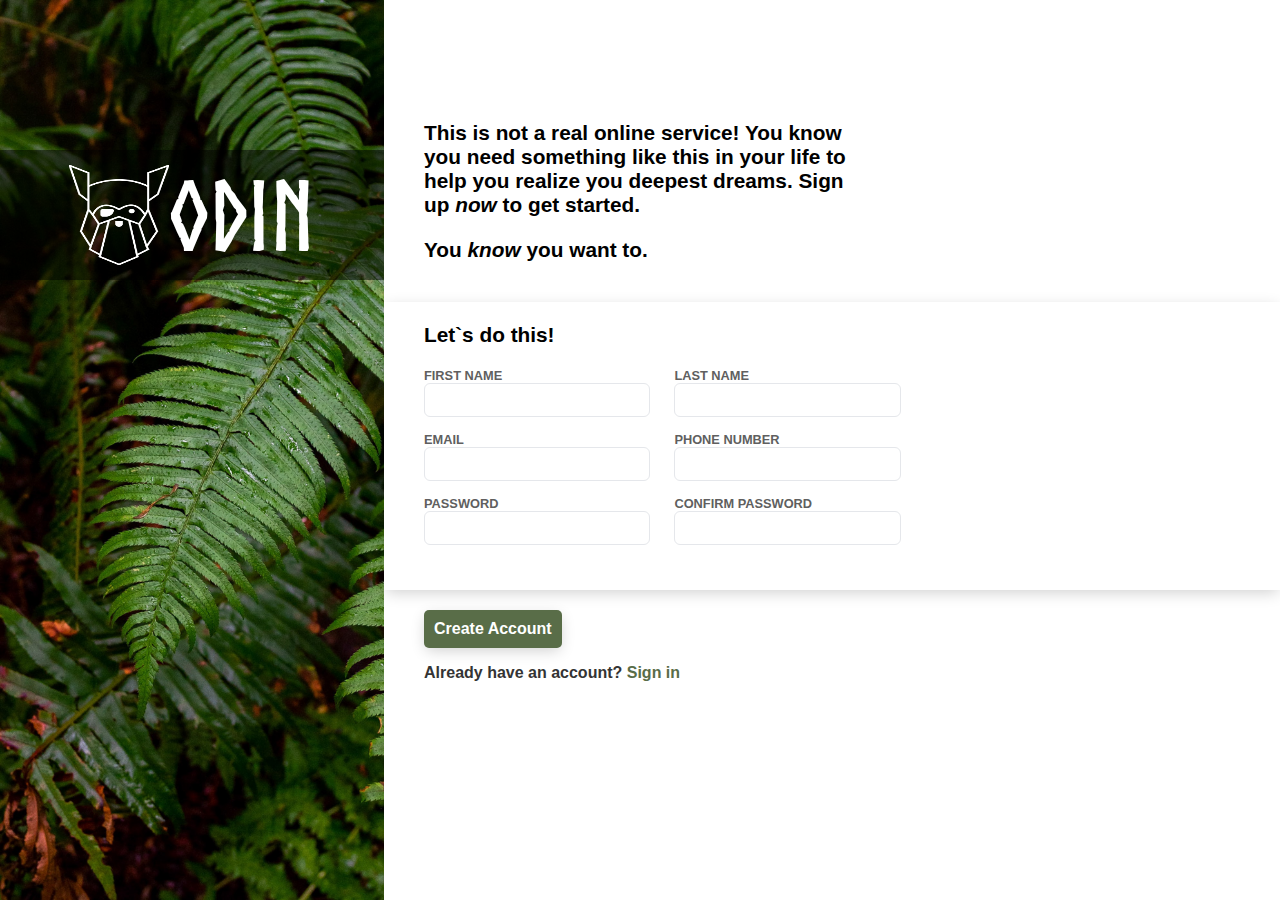
<file: index.html>
<!DOCTYPE html>
<html lang="en">
<head>
    <meta charset="UTF-8">
    <title>Sign up</title>
    <link rel="stylesheet" href="src/styles.css">
    <script src="src/script.js" defer></script>
</head>
<body>

    <div class="left-container">
        <div class="logo-container">
            <img class="logo-img" src="src/img/odin-lined.png" alt="">
            <h1>ODIN</h1>
        </div>
    </div>

    <div class="right-container">
        <div class="text-container">
            <p><strong>
                This is not a real online service! You know you need something like
                this in your life to help you realize you deepest dreams. Sign up <em>now</em> to get started.
            </strong></p>

            <p><strong>You <em>know</em> you want to.</strong></p>
        </div>

        <div class="form-container">
            <p><strong>Let`s do this!</strong></p>
            <form class="form" id="form">
                <div class="input-container">
                    <label for="first_name"><strong>FIRST NAME</strong></label>
                    <input required type="text" id="first_name">
                </div>
                <div class="input-container">
                    <label for="last_name"><strong>LAST NAME</strong></label>
                    <input type="text" id="last_name">
                </div>
                <div class="input-container">
                    <label for="email"><strong>EMAIL</strong></label>
                    <input required type="email" id="email">
                </div>
                <div class="input-container">
                    <label for="phone_number"><strong>PHONE NUMBER</strong></label>
                    <input type="tel" id="phone_number">
                </div>
                <div class="input-container">
                    <label for="password"><strong>PASSWORD</strong></label>
                    <input required type="password" class="password" id="password">
                </div>
                <div class="input-container">
                    <label for="confirm_password"><strong>CONFIRM PASSWORD</strong></label>
                    <input required type="password" class="confirm-password" id="confirm_password">
                </div>
            </form>
        </div>

        <div class="button-container">
            <button onclick="verifyPassword()" form="form"><strong>Create Account</strong></button>
            <p><strong>Already have an account? <a href="#">Sign in</a></strong></p>
        </div>
    </div>

</body>
</html>
</file>
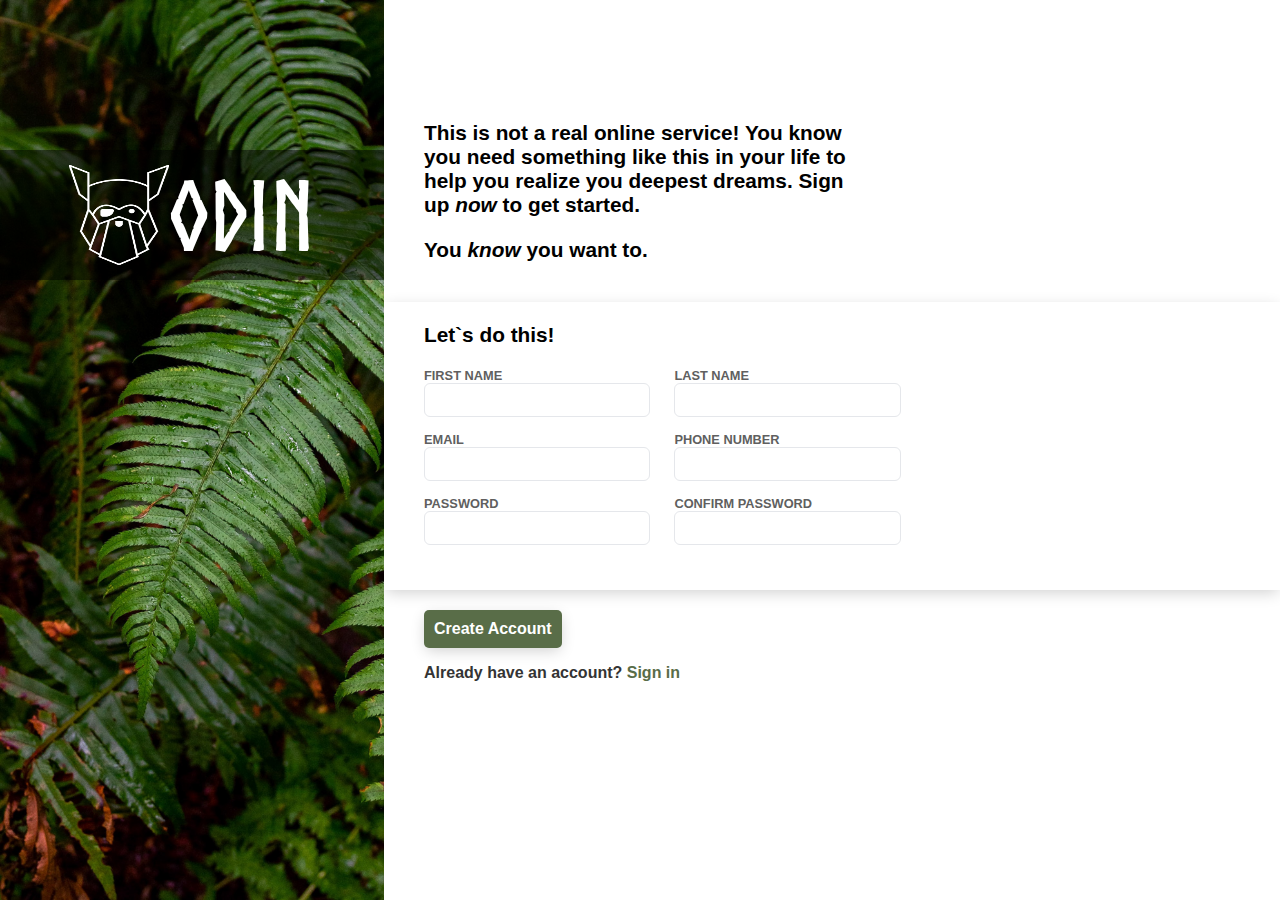
<file: src/index.html>
<!DOCTYPE html>
<html lang="en">
<head>
    <meta charset="UTF-8">
    <title>Sign up</title>
    <link rel="stylesheet" href="styles.css">
    <script src="script.js" defer></script>
</head>
<body>

    <div class="left-container">
        <div class="logo-container">
            <img class="logo-img" src="img/odin-lined.png" alt="">
            <h1>ODIN</h1>
        </div>
    </div>

    <div class="right-container">
        <div class="text-container">
            <p><strong>
                This is not a real online service! You know you need something like
                this in your life to help you realize you deepest dreams. Sign up <em>now</em> to get started.
            </strong></p>

            <p><strong>You <em>know</em> you want to.</strong></p>
        </div>

        <div class="form-container">
            <p><strong>Let`s do this!</strong></p>
            <form class="form" id="form">
                <div class="input-container">
                    <label for="first_name"><strong>FIRST NAME</strong></label>
                    <input required type="text" id="first_name">
                </div>
                <div class="input-container">
                    <label for="last_name"><strong>LAST NAME</strong></label>
                    <input type="text" id="last_name">
                </div>
                <div class="input-container">
                    <label for="email"><strong>EMAIL</strong></label>
                    <input required type="email" id="email">
                </div>
                <div class="input-container">
                    <label for="phone_number"><strong>PHONE NUMBER</strong></label>
                    <input type="tel" id="phone_number">
                </div>
                <div class="input-container">
                    <label for="password"><strong>PASSWORD</strong></label>
                    <input required type="password" class="password" id="password">
                </div>
                <div class="input-container">
                    <label for="confirm_password"><strong>CONFIRM PASSWORD</strong></label>
                    <input required type="password" class="confirm-password" id="confirm_password">
                </div>
            </form>
        </div>

        <div class="button-container">
            <button onclick="verifyPassword()" form="form"><strong>Create Account</strong></button>
            <p><strong>Already have an account? <a href="#">Sign in</a></strong></p>
        </div>
    </div>

</body>
</html>
</file>
<file: src/styles.css>
/* Global definitions */  
:root{
    --shadow: 0px 4px 15px -2px rgba(0, 0, 0, 0.2);

    font-family: Arial, Helvetica, sans-serif;
}

@font-face {
    font-family: "Norse Bold";
    src: url("fonts/Norse-Bold.otf");
}


/* Basic structure of the page */
html, body{
    margin: 0;
    height: 100%;
    width: 100%;
    display: flex;
    flex-direction: row;
}

.left-container{
    width: 30%;
    height: 100%;
    background-image: url("img/background.jpg");
    background-size: cover;
    display: flex;
    flex-direction: column;
}

.right-container{
    width: 70%;
    height: 100%;
    display: flex;
    flex-direction: column;
    gap: 20px;
}


/* Left container */
.logo-img{
    width: 100px;
    height: 100px;
}

.logo-container{
    height: 130px;
    margin-top: 150px;
    display: flex;
    justify-content: center;
    align-items: center;
    color: white;
    background-color: rgba(0, 0, 0, 0.5);
    font-family: "Norse Bold";
    font-size: 3rem;
}

/* Right container */
.text-container{
    padding-left: 40px;
    margin-top: 100px;
    width: 50%;
    font-size: 1.3rem;
}

.form-container{
    height: 32%;
    box-shadow: var(--shadow);
    padding-left: 40px;
}

.form-container p{
    font-size: 1.3rem;
}

.form{
    width: 55%;
    display: grid;
    grid-template-columns: repeat(2, 1fr);
    grid-template-rows: repeat(3, 1fr);
    align-items: center;
    justify-content: center;
    gap: 15px 30px;
}

.input-container{
    display: flex;
    flex-direction: column;
}

.button-container{
    padding-left: 40px;
}

.button-container p{
    color: #343434;
}

input{
    width: 100%;
    height: 30px;
    border: 1px solid #E5E7EB;
    border-radius: 6px;
    font-size: 0.8rem;
}

input:focus{
    outline: none;
    border: 1px solid #2f7ab3;
    box-shadow: var(--shadow);
}

.error{
    border: 1px solid rgb(172, 9, 9);
}

.error-message{
    color: rgb(172, 9, 9);
    font-size: 0.1rem;
}

label{
    font-size: 0.8rem;
    color: #605f5f;
}

button{
    border: none;
    border-radius: 5px;
    background-color: #596D48;
    color: white;
    font-size: 1rem;
    padding: 10px;
    box-shadow: var(--shadow);
}

button:hover{
    cursor: pointer;
    background-color: #4e5f3f;
}

a{
    text-decoration: none;
    color: #596D48;
}
</file>
